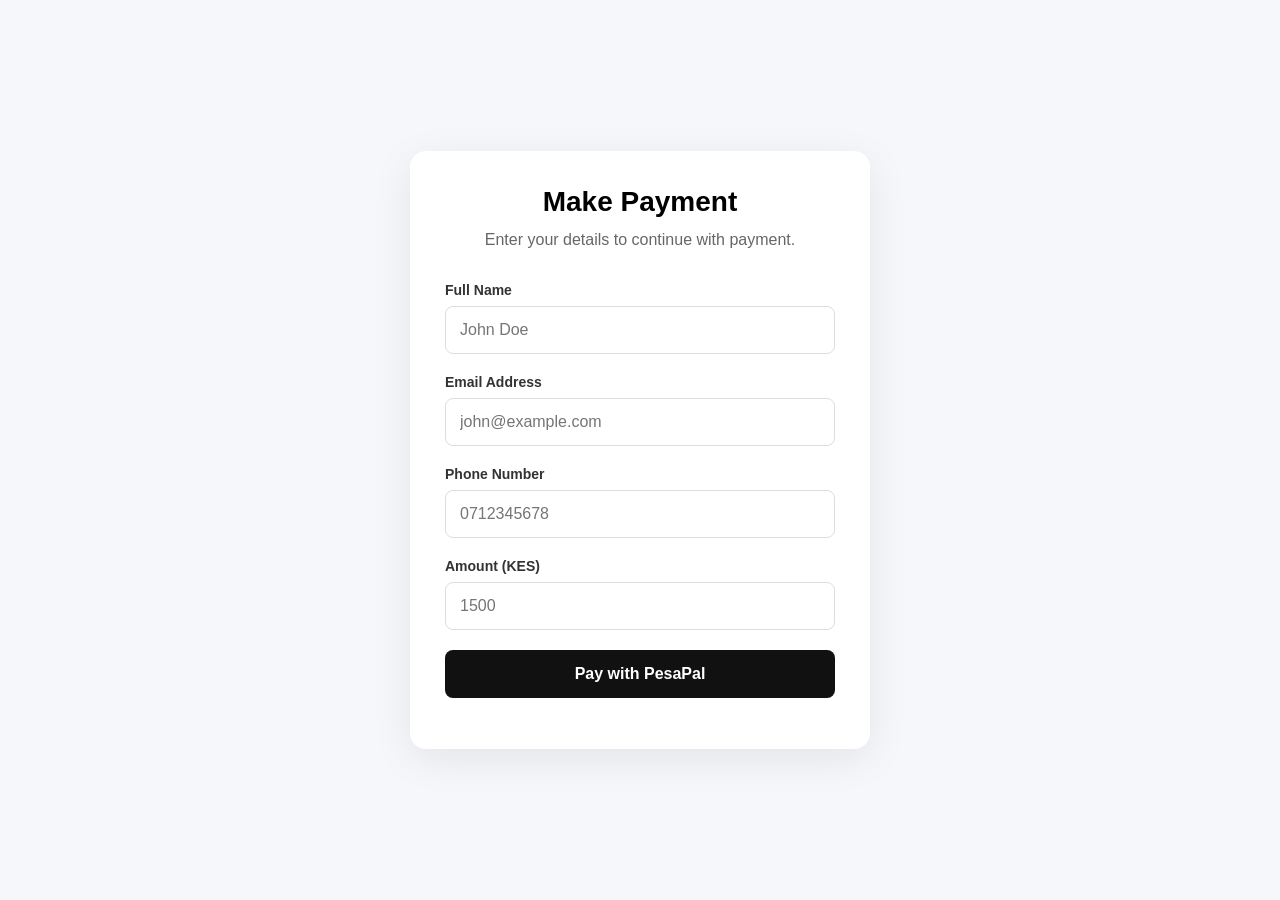
<file: index.html>
<!DOCTYPE html>
<html lang="en">
<head>
  <meta charset="UTF-8">
  <meta name="viewport" content="width=device-width, initial-scale=1.0">

  <title>Make Payment</title>

  <link rel="stylesheet" href="style.css">

  <style>
    /* ==============================
       PAYMENT LOADING POPUP
    ============================== */

    .payment-loader {
      position: fixed;
      inset: 0;
      z-index: 99999;

      display: flex;
      align-items: center;
      justify-content: center;

      background: rgba(0, 0, 0, 0.65);

      padding: 20px;
    }

    .payment-loader.hidden {
      display: none;
    }

    .loader-box {
      width: 100%;
      max-width: 380px;

      background: #ffffff;
      border-radius: 20px;

      padding: 35px 25px;

      text-align: center;

      box-shadow: 0 20px 60px rgba(0, 0, 0, 0.25);
    }

    .spinner {
      width: 52px;
      height: 52px;

      margin: 0 auto 20px;

      border: 5px solid #e5e7eb;
      border-top-color: #2563eb;

      border-radius: 50%;

      animation: spin 1s linear infinite;
    }

    @keyframes spin {
      to {
        transform: rotate(360deg);
      }
    }

    .loader-box h3 {
      margin: 0 0 10px;

      font-size: 24px;

      color: #111827;
    }

    .loader-box p {
      margin: 0;

      color: #6b7280;

      line-height: 1.5;
    }


    /* ==============================
       SUCCESS / FAILED POPUP
    ============================== */

    .payment-popup-overlay {
      position: fixed;
      inset: 0;
      z-index: 100000;

      display: none;

      align-items: center;
      justify-content: center;

      background: rgba(0, 0, 0, 0.65);

      padding: 20px;
    }

    .payment-popup-overlay.show {
      display: flex;
    }

    .payment-popup {
      width: 100%;
      max-width: 380px;

      background: #ffffff;

      border-radius: 20px;

      padding: 35px 25px;

      text-align: center;

      box-shadow: 0 20px 60px rgba(0, 0, 0, 0.25);

      animation: popupIn 0.25s ease;
    }

    @keyframes popupIn {
      from {
        opacity: 0;
        transform: scale(0.85);
      }

      to {
        opacity: 1;
        transform: scale(1);
      }
    }

    .popup-icon {
      width: 75px;
      height: 75px;

      margin: 0 auto 20px;

      border-radius: 50%;

      display: flex;
      align-items: center;
      justify-content: center;

      color: #ffffff;

      font-size: 45px;
      font-weight: bold;
    }

    .success-icon {
      background: #22c55e;
    }

    .failed-icon {
      background: #ef4444;
    }

    .payment-popup h2 {
      margin: 0 0 12px;

      color: #111827;

      font-size: 27px;
    }

    .payment-popup p {
      margin: 0 0 25px;

      color: #6b7280;

      line-height: 1.5;
    }

    .payment-popup button {
      width: 100%;

      padding: 14px 20px;

      border: none;
      border-radius: 10px;

      background: #2563eb;

      color: #ffffff;

      font-size: 16px;
      font-weight: bold;

      cursor: pointer;
    }

    .payment-popup button:hover {
      opacity: 0.9;
    }
  </style>
</head>


<body>

  <main class="payment-container">

    <section class="payment-card">

      <h1>Make Payment</h1>

      <p class="subtitle">
        Enter your details to continue with payment.
      </p>


      <form id="paymentForm">

        <div class="form-group">

          <label for="name">
            Full Name
          </label>

          <input
            type="text"
            id="name"
            placeholder="John Doe"
            required
          >

        </div>


        <div class="form-group">

          <label for="email">
            Email Address
          </label>

          <input
            type="email"
            id="email"
            placeholder="john@example.com"
            required
          >

        </div>


        <div class="form-group">

          <label for="phone">
            Phone Number
          </label>

          <input
            type="tel"
            id="phone"
            placeholder="0712345678"
            required
          >

        </div>


        <div class="form-group">

          <label for="amount">
            Amount (KES)
          </label>

          <input
            type="number"
            id="amount"
            min="1"
            step="0.01"
            placeholder="1500"
            required
          >

        </div>


        <button
          type="submit"
          id="payButton"
        >
          Pay with PesaPal
        </button>


        <p id="message"></p>

      </form>

    </section>

  </main>


  <!-- ==============================
       LOADING POPUP
  ============================== -->

  <div
    id="paymentLoader"
    class="payment-loader hidden"
  >

    <div class="loader-box">

      <div class="spinner"></div>

      <h3 id="loaderTitle">
        Processing Payment
      </h3>

      <p id="loaderMessage">
        Please wait...
      </p>

    </div>

  </div>


  <!-- ==============================
       SUCCESS POPUP
  ============================== -->

  <div
    id="paymentSuccessPopup"
    class="payment-popup-overlay"
  >

    <div class="payment-popup">

      <div class="popup-icon success-icon">
        ✓
      </div>

      <h2>
        Payment Successful!
      </h2>

      <p>
        Your payment has been received successfully.
      </p>

      <button id="closeSuccessPopup">
        Done
      </button>

    </div>

  </div>


  <!-- ==============================
       FAILED POPUP
  ============================== -->

  <div
    id="paymentFailedPopup"
    class="payment-popup-overlay"
  >

    <div class="payment-popup">

      <div class="popup-icon failed-icon">
        ×
      </div>

      <h2>
        Payment Failed
      </h2>

      <p>
        Your payment was not completed.
        Please try again.
      </p>

      <button id="closeFailedPopup">
        Try Again
      </button>

    </div>

  </div>


  <!-- ONLY ONE JAVASCRIPT FILE -->

  <script src="app.js"></script>

</body>
</html>
</file>
<file: style.css>
* {
  box-sizing: border-box;
}

body {
  margin: 0;

  font-family:
    Arial,
    Helvetica,
    sans-serif;

  background: #f5f7fa;

  min-height: 100vh;

  display: flex;

  align-items: center;

  justify-content: center;
}

.payment-container {
  width: 100%;

  max-width: 500px;

  padding: 20px;
}

.payment-card {
  background: #ffffff;

  padding: 35px;

  border-radius: 16px;

  box-shadow:
    0 10px 40px rgba(0, 0, 0, 0.08);
}

.payment-card h1 {
  margin: 0 0 10px;

  text-align: center;

  font-size: 28px;
}

.subtitle {
  margin: 0 0 30px;

  text-align: center;

  color: #666;

  line-height: 1.5;
}

.form-group {
  margin-bottom: 20px;
}

.form-group label {
  display: block;

  margin-bottom: 8px;

  font-size: 14px;

  font-weight: 600;

  color: #333;
}

.form-group input {
  width: 100%;

  padding: 14px;

  border: 1px solid #ddd;

  border-radius: 8px;

  font-size: 16px;

  outline: none;

  transition: border-color 0.2s;
}

.form-group input:focus {
  border-color: #111;
}

#payButton {
  width: 100%;

  padding: 15px;

  border: none;

  border-radius: 8px;

  background: #111;

  color: #fff;

  font-size: 16px;

  font-weight: 600;

  cursor: pointer;

  transition:
    opacity 0.2s,
    transform 0.2s;
}

#payButton:hover {
  opacity: 0.9;
}

#payButton:active {
  transform: scale(0.98);
}

#payButton:disabled {
  opacity: 0.6;

  cursor: not-allowed;
}

#message {
  margin-top: 15px;

  text-align: center;

  color: #d00;
}


/* =========================
   PAYMENT LOADER
   ========================= */

.payment-loader {
  position: fixed;

  inset: 0;

  z-index: 9999;

  display: flex;

  align-items: center;

  justify-content: center;

  padding: 20px;

  background:
    rgba(0, 0, 0, 0.65);
}

.payment-loader.hidden {
  display: none;
}

.loader-box {
  width: 100%;

  max-width: 360px;

  padding: 35px 25px;

  border-radius: 16px;

  background: #ffffff;

  text-align: center;

  box-shadow:
    0 15px 50px rgba(0, 0, 0, 0.2);
}

.spinner {
  width: 48px;

  height: 48px;

  margin: 0 auto 20px;

  border: 5px solid #e5e5e5;

  border-top-color: #111;

  border-radius: 50%;

  animation:
    paymentSpin 0.8s linear infinite;
}

.loader-box h3 {
  margin: 0 0 8px;

  font-size: 20px;
}

.loader-box p {
  margin: 0;

  color: #666;

  line-height: 1.5;
}

@keyframes paymentSpin {

  from {
    transform: rotate(0deg);
  }

  to {
    transform: rotate(360deg);
  }

}
</file>
